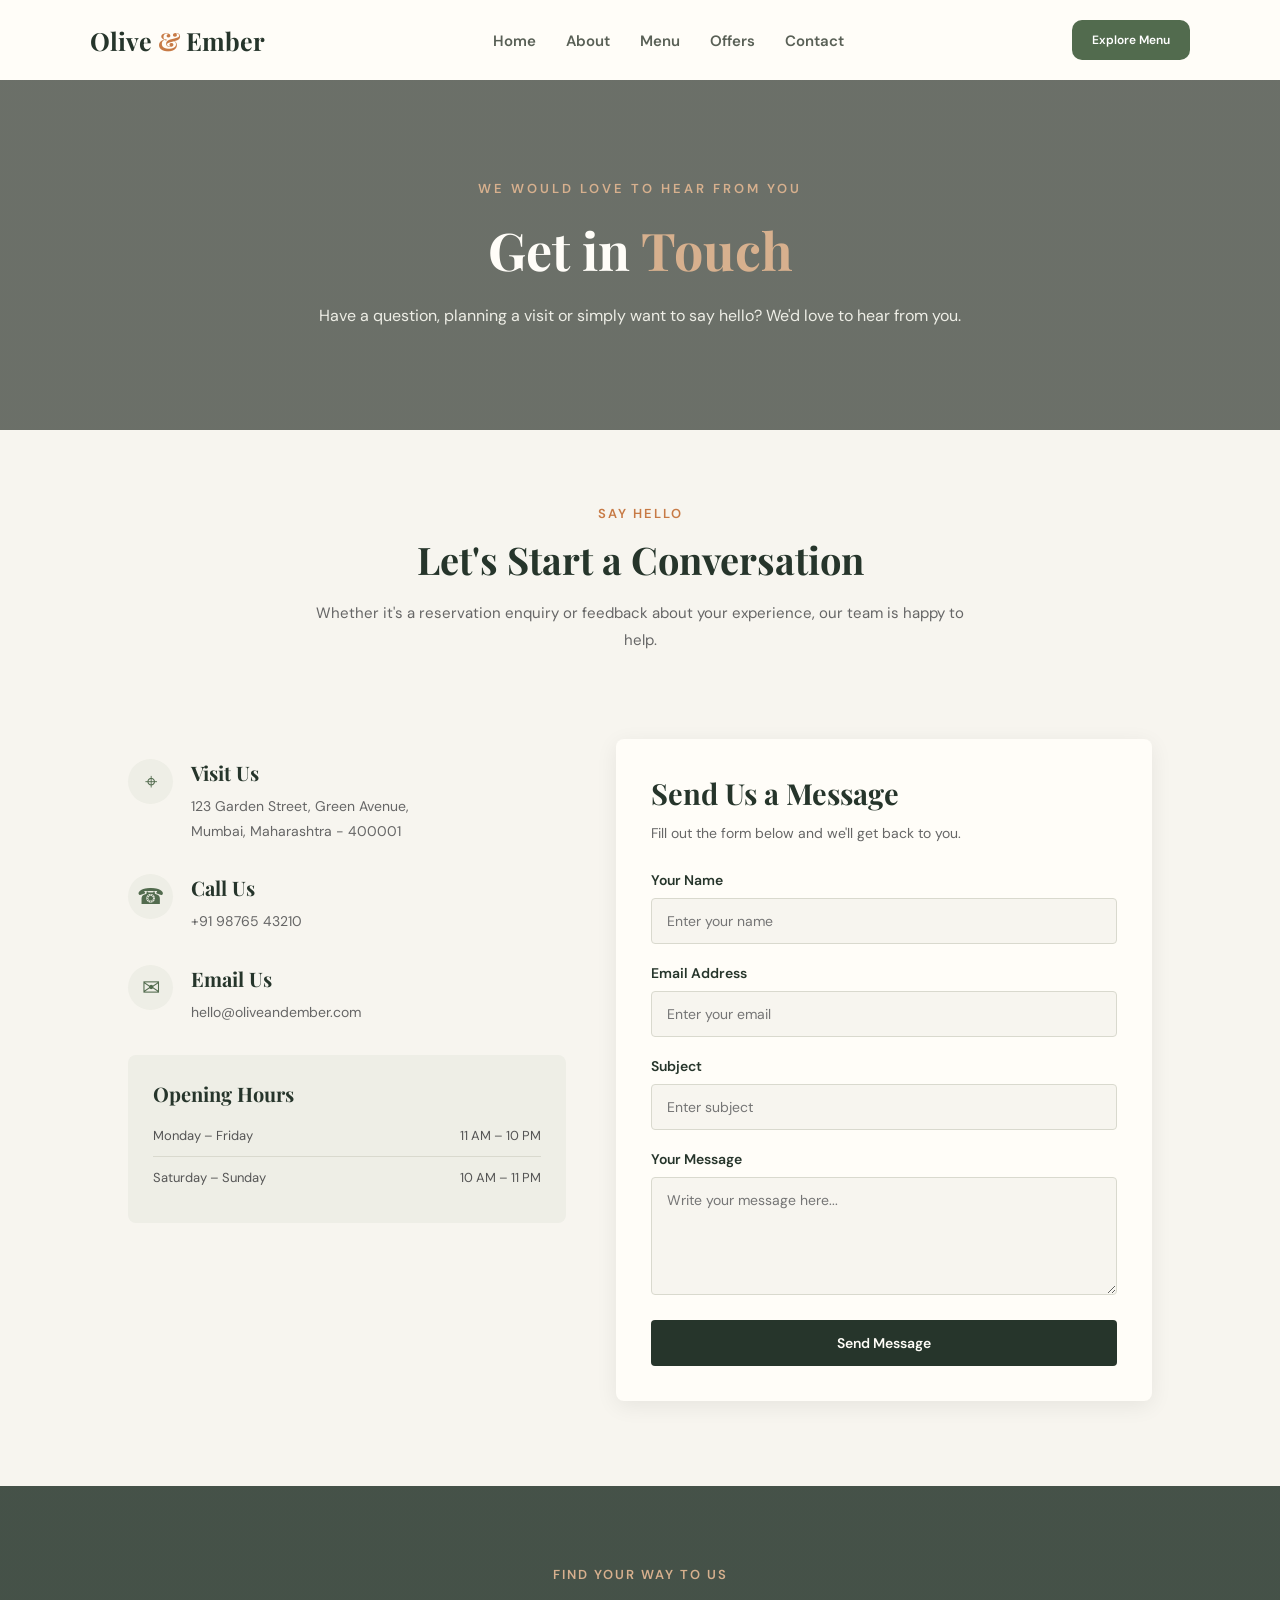
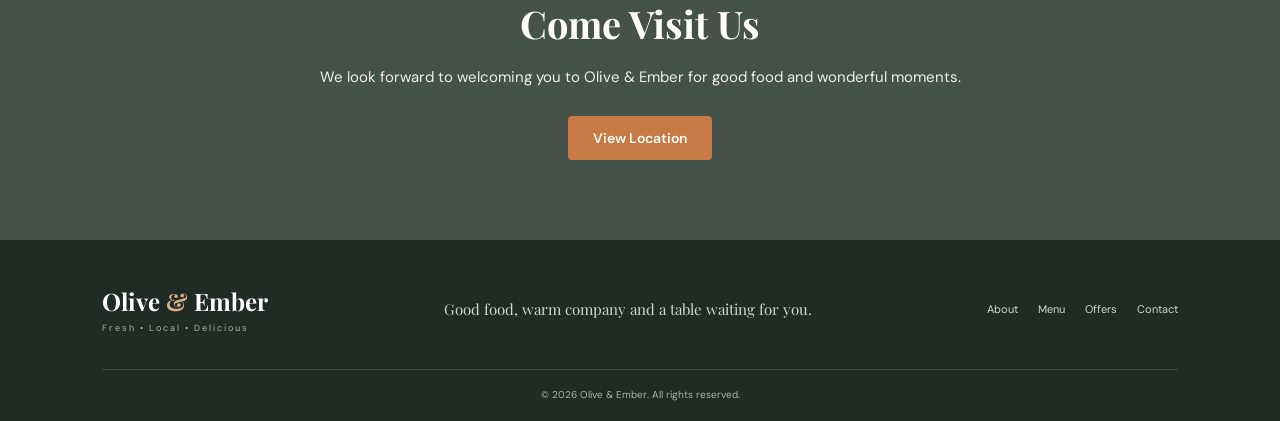
<file: contact.html>
<!DOCTYPE html>
<html lang="en">
<head>
    <meta charset="UTF-8">
    <meta name="viewport" content="width=device-width, initial-scale=1.0">
 <title>Contact Us | Olive & Ember</title>

    <link rel="stylesheet" href="style.css">
</head>
<body>
    <!-- Navbar -->
     <header>
        <div class="logo">
            <h2>Olive <span>&</span> Ember</h2>
        </div>
        <nav>
            <ul>
                <li><a href="index.html">Home</a></li>
                <li><a href="about.html">About</a></li>
                <li><a href="menu.html">Menu</a></li>
                <li><a href="offers.html">Offers</a></li>
                <li><a href="contact.html">Contact</a></li>
            </ul>
        </nav>
        <a href="menu.html" class="nav-btn">Explore Menu</a>
    </header>

    <!-- Contact Hero -->
    <section class="contact-hero">
        <div class="contact-hero-content">
            <p class="subtitle">WE WOULD LOVE TO HEAR FROM YOU</p>
            <h1>Get in <span>Touch</span></h1>
            <p>Have a question, planning a visit or simply want to say hello? We'd love to hear from you.</p>
        </div>
    </section>


    <!-- Contact Introduction -->
    <section class="contact-intro">
        <p class="subtitle">SAY HELLO</p>
        <h2>Let's Start a Conversation</h2>
        <p>Whether it's a reservation enquiry or feedback about your experience, our team is happy to help.</p>
    </section>


    <!-- Contact Section -->
    <section class="contact-section">

        <!-- Contact Information -->
        <div class="contact-info">

            <div class="contact-info-item">
                <div class="contact-icon">⌖</div>
                <div>
                    <h3>Visit Us</h3>
                    <p>123 Garden Street, Green Avenue,<br>Mumbai, Maharashtra - 400001</p>
                </div>
            </div>

            <div class="contact-info-item">
                <div class="contact-icon">☎</div>
                <div>
                    <h3>Call Us</h3>
                    <p>+91 98765 43210</p>
                </div>
            </div>

            <div class="contact-info-item">
                <div class="contact-icon">✉</div>
                <div>
                    <h3>Email Us</h3>
                    <p>hello@oliveandember.com</p>
                </div>
            </div>

            <div class="opening-hours">
                <h3>Opening Hours</h3>

                <div class="hours-row">
                    <span>Monday – Friday</span>
                    <span>11 AM – 10 PM</span>
                </div>

                <div class="hours-row">
                    <span>Saturday – Sunday</span>
                    <span>10 AM – 11 PM</span>
                </div>
            </div>

        </div>


        <!-- Contact Form -->
        <div class="contact-form-container">

            <h2>Send Us a Message</h2>
            <p>Fill out the form below and we'll get back to you.</p>

            <form class="contact-form" action="#" method="post">

                <div class="form-group">
                    <label for="name">Your Name</label>
                    <input type="text" id="name" name="name"
                           placeholder="Enter your name" required>
                </div>

                <div class="form-group">
                    <label for="email">Email Address</label>
                    <input type="email" id="email" name="email"
                           placeholder="Enter your email" required>
                </div>

                <div class="form-group">
                    <label for="subject">Subject</label>
                    <input type="text" id="subject" name="subject"
                           placeholder="Enter subject">
                </div>

                <div class="form-group">
                    <label for="message">Your Message</label>
                    <textarea id="message" name="message" rows="5"
                              placeholder="Write your message here..." required></textarea>
                </div>

                <button type="submit" class="contact-submit-btn">
                    Send Message
                </button>

            </form>

        </div>

    </section>


    <!-- Location Section -->
    <section class="location-section">
        <div class="location-content">
            <p class="subtitle">FIND YOUR WAY TO US</p>
            <h2>Come Visit Us</h2>
            <p>We look forward to welcoming you to Olive & Ember for good food and wonderful moments.</p>

            <a href="https://www.google.com/maps/search/?api=1&query=Mumbai"
               target="_blank" class="location-btn">
                View Location
            </a>
        </div>
    </section>


    <!-- Footer -->
     <footer>
        <div class="footer-content">
            <div class="footer-logo">
                <h2>Olive <span>&</span> Ember</h2>
                <p>Fresh • Local • Delicious</p>
            </div>
            <div class="footer-description">
                <p>
                    Good food, warm company and a table
                    waiting for you.
                </p>
            </div>
            <div class="footer-links">
                <a href="about.html">About</a>
                <a href="menu.html">Menu</a>
                <a href="offers.html">Offers</a>
                <a href="contact.html">Contact</a>
            </div>
        </div>
        <div class="footer-bottom">
            <p>© 2026 Olive & Ember. All rights reserved.</p>
        </div>
    </footer>
</body>
</html>
</file>
<file: style.css>
/* Google Font */
@import url('https://fonts.googleapis.com/css2?family=DM+Sans:wght@400;500;600;700&family=Playfair+Display:wght@600;700;800&display=swap');
/* General Styling */
* {
    margin: 0;
    padding: 0;
    box-sizing: border-box;
}

body {
    font-family: 'DM Sans', sans-serif;
    background-color: #f7f5ef;
    color: #202820;
}
html {
    scroll-behavior: smooth;
}

a {
    text-decoration: none;
}


/* Navbar */
header {
    width: 100%;
    padding: 20px 7%;
    display: flex;
    align-items: center;
    justify-content: space-between;
    background-color: #fffdf8;
    position: sticky;
    top:-10px;
}

.logo h2 {
    font-family: 'Playfair Display', serif;
    font-size: 25px;
    color: #26352b;
}

.logo span {
    color: #c77a45;
}

nav ul {
    display: flex;
    list-style: none;
    gap: 30px;
}

nav ul li a {
    color: #596056;
    font-size: 15px;
    font-weight: 600;
    transition: 0.3s;
}

nav ul li a:hover {
    color: #c77a45;
}

.nav-btn {
    background-color: #526b4e;
    color: white;
    padding: 12px 20px;
    font-size: 12px;
    font-weight: 600;
    transition: 0.3s;
    border-radius: 10px;
}

.nav-btn:hover {
    background-color: #344b35;
}
/* Hero Section */
.hero {
    min-height: 600px;
    background:
        linear-gradient(
            rgba(20, 30, 22, 0.65),
            rgba(20, 30, 22, 0.65)
        ),
        url("https://images.unsplash.com/photo-1414235077428-338989a2e8c0?auto=format&fit=crop&w=1800&q=85");

    background-size: cover;
    background-position: center;
    display: flex;
    align-items: center;
    padding: 80px 12%;
    color: white;
}

.hero-content {
    max-width: 600px;
}

.subtitle {
    color: #c77a45;
    font-size: 11px;
    font-weight: 700;
    letter-spacing: 2px;
    margin-bottom: 18px;
}

.hero .subtitle {
    color: #e9c4a4;
}

.hero h1 {
    font-family: 'Playfair Display', serif;
    font-size: 65px;
    line-height: 1.15;
    margin-bottom: 20px;
}

.hero h1 span {
    color: #d7b08e;
    font-style: italic;
}

.hero-content > p:not(.subtitle) {
    color: #e4e5df;
    font-size: 14px;
    line-height: 1.8;
    max-width: 420px;
    margin-bottom: 30px;
}

.btn {
    display: inline-block;
    background-color: #c77a45;
    color: white;
    padding: 15px 22px;
    font-size: 12px;
    font-weight: 700;
    transition: 0.3s;
    border-radius: 10px;
}

.btn:hover {
    background-color: #a95f34;
    transform: translateY(-3px);
}


/* About Section */
.about {
    padding: 100px 10%;
    display: flex;
    align-items: center;
    gap: 70px;
}

.about-image {
    width: 50%;
   
}

.about-image img {
    width: 100%;
    height: 380px;
    object-fit: cover; 
    border-radius: 10px;
    transition: all 0.3s;
}
.about-image img:hover{
    transform: scale(1.2);
    opacity: 1;
}

.about-content {
    width: 50%;
}

.about-content h2 {
    font-family: 'Playfair Display', serif;
    font-size: 43px;
    line-height: 1.2;
    margin-bottom: 20px;
}

.about-content h2 span {
    color: #526b4e;
    font-style: italic;
}

.about-content > p:not(.subtitle) {
    color: #777d72;
    font-size: 13px;
    line-height: 1.9;
    margin-bottom: 25px;
}

.text-link {
    color: #526b4e;
    font-size: 12px;
    font-weight: 700;
    border-bottom: 1px solid #aab6a3;
    padding-bottom: 5px;
    transition: 0.3s;
}

.text-link:hover {
    color: #c77a45;
}


/* Featured Dishes */
.featured {
    padding: 90px 10%;
    background-color: #eeeee6;
}

.section-heading {
    display: flex;
    align-items: end;
    justify-content: space-between;
    margin-bottom: 35px;
}

.section-heading h2 {
    font-family: 'Playfair Display', serif;
    font-size: 38px;
}

.section-heading h2 span {
    color: #526b4e;
    font-style: italic;
}

.food-container {
    display: grid;
    grid-template-columns: repeat(3, 1fr);
    gap: 25px;
}

.food-card {
    background-color: #fffdf8;
    border-radius: 10px;
    transition: 0.3s;
}

.food-card:hover {
    transform: translateY(-6px);
    box-shadow: 0 10px 25px rgba(0, 0, 0, 0.08);
}

.food-card img {
    width: 100%;
    height: 220px;
    object-fit: cover;
    border-top-left-radius: 10px;
    border-top-right-radius: 10px;
}

.food-info {
    padding: 20px;
}

.food-info h3 {
    font-family: 'Playfair Display', serif;
    font-size: 19px;
    margin-bottom: 8px;
}

.food-info p {
    font-size: 11px;
    color: #777d72;
    margin-bottom: 12px;
}

.food-info h4 {
    color: #c77a45;
    font-size: 14px;
}


/* Special Offers */
.special-offer {
    background-color: #526b4e;
    color: white;
    padding: 75px 12%;
    display: flex;
    justify-content: space-between;
    align-items: center;
    gap: 40px;
}

.offer-content h2 {
    font-family: 'Playfair Display', serif;
    font-size: 43px;
    line-height: 1.2;
    margin-bottom: 18px;
}

.offer-content h2 span {
    color: #d7b08e;
    font-style: italic;
}

.offer-content > p:not(.subtitle) {
    color: #e0e7db;
    font-size: 13px;
    margin-bottom: 25px;
}

.light-btn {
    background-color: #fffdf8;
    color: #2d4a37;
}

.light-btn:hover {
    background-color: #a95f34;
    color:white;
}

.offer-discount {
    width: 160px;
    height: 160px;
    border: 1px solid white;
    border-radius: 50%;
    display: flex;
    flex-direction: column;
    align-items: center;
    justify-content: center;
    flex-shrink: 0;
    transform: rotate(8deg);
}

.offer-discount p {
    font-size: 9px;
    letter-spacing: 2px;
}

.offer-discount h2 {
    font-family: 'Playfair Display', serif;
    font-size: 45px;
    color: #f0c5a2;
}


/* Footer */
footer {
    background-color: #202b23;
    color: white;
    padding: 45px 8% 20px;
}

.footer-content {
    display: flex;
    justify-content: space-between;
    align-items: center;
    padding-bottom: 35px;
}

.footer-logo h2 {
    font-family: 'Playfair Display', serif;
    font-size: 24px;
}

.footer-logo span {
    color: #d7b08e;
}

.footer-logo p {
    font-size: 9px;
    letter-spacing: 2px;
    color: #aab4a5;
    margin-top: 5px;
}

.footer-description {
    font-family: 'Playfair Display', serif;
    font-size: 15px;
    color: #d1d7cd;
}

.footer-links {
    display: flex;
    gap: 20px;
}

.footer-links a {
    color: #d1d7cd;
    font-size: 11px;
    transition: 0.3s;
}

.footer-links a:hover {
    color: #e7b58e;
}

.footer-bottom {
    border-top: 1px solid rgba(255, 255, 255, 0.15);
    padding-top: 18px;
    text-align: center;
    color: #aab4a5;
    font-size: 10px;
}

/* =========================
   ABOUT PAGE
========================= */

/* About Hero */
.about-hero {
    min-height: 350px;
    background:
        linear-gradient(rgba(32, 40, 32, 0.65), rgba(32, 40, 32, 0.65)),
        url("https://images.unsplash.com/photo-1414235077428-338989a2e8c0?auto=format&fit=crop&w=1600&q=80");
    background-size: cover;
    background-position: center;
    display: flex;
    align-items: center;
    justify-content: center;
    text-align: center;
    padding: 60px 20px;
}

.about-hero-content {
    max-width: 750px;
    color: #fffdf8;
}

.about-hero .subtitle {
    color: #d7b08e;
    font-size: 13px;
    font-weight: 600;
    letter-spacing: 3px;
    margin-bottom: 18px;
}

.about-hero h1 {
    font-family: "Playfair Display", serif;
    font-size: 52px;
    line-height: 1.2;
    margin-bottom: 20px;
}

.about-hero h1 span {
    color: #d7b08e;
}

.about-hero-content > p:last-child {
    font-size: 16px;
    line-height: 1.8;
    color: #eeeee6;
}

/* Our Story Section */
.story {
    display: grid;
    grid-template-columns: 1fr 1fr;
    align-items: center;
    gap: 60px;
    padding: 90px 10%;
}

.story-image img {
    width: 100%;
    height: 430px;
    object-fit: cover;
    border-radius: 8px;
}

.story-content .subtitle {
    color: #c77a45;
    font-size: 13px;
    font-weight: 600;
    letter-spacing: 2px;
    margin-bottom: 15px;
}

.story-content h2 {
    font-family: "Playfair Display", serif;
    font-size: 38px;
    color: #26352b;
    line-height: 1.3;
    margin-bottom: 20px;
}

.story-content p {
    color: #555;
    font-size: 15px;
    line-height: 1.9;
    margin-bottom: 15px;
}

/* Our Values Section */
.values {
    background-color: #eeeee6;
    padding: 80px 10%;
    text-align: center;
}

.values-heading {
    max-width: 650px;
    margin: 0 auto 45px;
}

.values-heading .subtitle {
    color: #c77a45;
    font-size: 13px;
    font-weight: 600;
    letter-spacing: 2px;
    margin-bottom: 12px;
}

.values-heading h2 {
    font-family: "Playfair Display", serif;
    font-size: 38px;
    color: #26352b;
    margin-bottom: 15px;
}

.values-heading p {
    color: #666;
    font-size: 15px;
    line-height: 1.8;
}

.values-container {
    display: grid;
    grid-template-columns: repeat(3, 1fr);
    gap: 25px;
}

.value-card {
    background-color: #fffdf8;
    padding: 35px 25px;
    border-radius: 8px;
    transition: transform 0.3s ease, box-shadow 0.3s ease;
}

.value-card:hover {
    transform: translateY(-8px);
    box-shadow: 0 10px 25px rgba(0, 0, 0, 0.08);
}

.value-card h3 {
    font-family: "Playfair Display", serif;
    font-size: 22px;
    color: #26352b;
    margin-bottom: 15px;
}

.value-card p {
    color: #666;
    font-size: 14px;
    line-height: 1.8;
}

/* =========================
   MENU PAGE
========================= */

/* Menu Hero */
.menu-hero {
    min-height: 350px;
    background:
        linear-gradient(rgba(32, 40, 32, 0.65), rgba(32, 40, 32, 0.65)),
        url("https://images.unsplash.com/photo-1414235077428-338989a2e8c0?auto=format&fit=crop&w=1600&q=80");
    background-size: cover;
    background-position: center;
    display: flex;
    align-items: center;
    justify-content: center;
    text-align: center;
    padding: 60px 20px;
}

.menu-hero-content {
    max-width: 750px;
    color: #fffdf8;
}

.menu-hero .subtitle {
    color: #d7b08e;
    font-size: 13px;
    font-weight: 600;
    letter-spacing: 3px;
    margin-bottom: 18px;
}

.menu-hero h1 {
    font-family: "Playfair Display", serif;
    font-size: 52px;
    margin-bottom: 18px;
}

.menu-hero h1 span {
    color: #d7b08e;
}

.menu-hero-content > p:last-child {
    color: #eeeee6;
    font-size: 16px;
    line-height: 1.8;
}

/* Menu Introduction */
.menu-intro {
    text-align: center;
    max-width: 700px;
    margin: auto;
    padding: 75px 20px 35px;
}

.menu-intro .subtitle,
.menu-category .subtitle {
    color: #c77a45;
    font-size: 13px;
    font-weight: 600;
    letter-spacing: 2px;
    margin-bottom: 12px;
}

.menu-intro h2,
.menu-category h2 {
    font-family: "Playfair Display", serif;
    color: #26352b;
    font-size: 38px;
    margin-bottom: 15px;
}

.menu-intro > p:last-child {
    color: #666;
    font-size: 15px;
    line-height: 1.8;
}

/* Menu Sections */
.menu-section {
    padding: 45px 10% 65px;
}

.menu-category {
    text-align: center;
    margin-bottom: 35px;
}

/* Menu Grid */
.menu-grid {
    display: grid;
    grid-template-columns: repeat(3, 1fr);
    gap: 30px;
}

/* Menu Item Card */
.menu-item {
    background-color: #fffdf8;
    border-radius: 8px;
    overflow: hidden;
    box-shadow: 0 4px 15px rgba(0, 0, 0, 0.06);
    transition: transform 0.3s ease, box-shadow 0.3s ease;
}

.menu-item:hover {
    transform: translateY(-7px);
    box-shadow: 0 10px 25px rgba(0, 0, 0, 0.1);
}

.menu-item img {
    width: 100%;
    height: 220px;
    object-fit: cover;
    display: block;
}

.menu-item-info {
    padding: 22px;
}

.menu-item-heading {
    display: flex;
    align-items: flex-start;
    justify-content: space-between;
    gap: 12px;
    margin-bottom: 12px;
}

.menu-item-heading h3 {
    font-family: "Playfair Display", serif;
    font-size: 19px;
    color: #26352b;
}

.menu-item-heading span {
    color: #c77a45;
    font-size: 16px;
    font-weight: 700;
    white-space: nowrap;
}

.menu-item-info p {
    color: #666;
    font-size: 14px;
    line-height: 1.7;
}

/* Desserts */
.dessert-section {
    background-color: #eeeee6;
    padding-top: 65px;
    padding-bottom: 80px;
}
/* =========================
   OFFERS PAGE
========================= */

/* Offers Hero */
.offers-hero {
    min-height: 350px;
    background:
        linear-gradient(rgba(32, 40, 32, 0.65), rgba(32, 40, 32, 0.65)),
        url("https://images.unsplash.com/photo-1414235077428-338989a2e8c0?auto=format&fit=crop&w=1600&q=80");
    background-size: cover;
    background-position: center;
    display: flex;
    align-items: center;
    justify-content: center;
    text-align: center;
    padding: 60px 20px;
}

.offers-hero-content {
    max-width: 750px;
    color: #fffdf8;
}

.offers-hero .subtitle {
    color: #d7b08e;
    font-size: 13px;
    font-weight: 600;
    letter-spacing: 3px;
    margin-bottom: 18px;
}

.offers-hero h1 {
    font-family: "Playfair Display", serif;
    font-size: 52px;
    margin-bottom: 18px;
}

.offers-hero h1 span {
    color: #d7b08e;
}

.offers-hero-content > p:last-child {
    color: #eeeee6;
    font-size: 16px;
    line-height: 1.8;
}

/* Offers Introduction */
.offers-intro {
    text-align: center;
    max-width: 700px;
    margin: auto;
    padding: 75px 20px 45px;
}

.offers-intro .subtitle {
    color: #c77a45;
    font-size: 13px;
    font-weight: 600;
    letter-spacing: 2px;
    margin-bottom: 12px;
}

.offers-intro h2 {
    font-family: "Playfair Display", serif;
    color: #26352b;
    font-size: 38px;
    margin-bottom: 15px;
}

.offers-intro > p:last-child {
    color: #666;
    font-size: 15px;
    line-height: 1.8;
}

/* Offers Section */
.offers-section {
    padding: 30px 10% 85px;
    display: grid;
    grid-template-columns: repeat(3, 1fr);
    gap: 28px;
}

/* Offer Cards */
.offer-card {
    background-color: #fffdf8;
    border-radius: 8px;
    height: 500px;
    overflow: hidden;
    box-shadow: 0 4px 18px rgba(0, 0, 0, 0.07);
    transition: transform 0.3s ease, box-shadow 0.3s ease;
}

.offer-card:hover {
    transform: translateY(-8px);
    box-shadow: 0 12px 28px rgba(0, 0, 0, 0.12);
}

/* Offer Image */
.offer-image {
    position: relative;
    height: 220px;
}

.offer-image img {
    width: 100%;
    height: 100%;
    object-fit: cover;
    display: block;
}

.offer-label {
    position: absolute;
    top: 15px;
    left: 15px;
    background-color: #26352b;
    color: #fffdf8;
    padding: 8px 13px;
    font-size: 11px;
    font-weight: 600;
    letter-spacing: 1px;
    border-radius: 3px;
}

/* Offer Content */
.offer-content {
    padding: 25px;
}

.offer-discount {
    color: #c77a45;
    font-size: 25px;
    font-weight: 700;
    margin-bottom: 10px;
}

.offer-content h3 {
    font-family: "Playfair Display", serif;
    color: #26352b;
    font-size: 23px;
    margin-bottom: 12px;
}

.offer-content > p:not(.offer-discount):not(.offer-validity) {
    color: #666;
    font-size: 14px;
    line-height: 1.8;
    margin-bottom: 15px;
}

.offer-validity {
    color: #1e5118;
    font-size: 13px;
    font-weight: 800;
    margin-bottom: 20px;
}

/* Offer Button */
.offer-btn {
    display: inline-block;
    background-color: #26352b;
    color: #fffdf8;
    padding: 11px 20px;
    border-radius: 4px;
    font-size: 13px;
    text-decoration: none;
    transition: background-color 0.3s ease;
}

.offer-btn:hover {
    background-color: #526b4e;
}

/* Offer Banner */
.offer-banner {
    background:
        linear-gradient(rgba(38, 53, 43, 0.85), rgba(38, 53, 43, 0.85)),
        url("https://images.unsplash.com/photo-1517248135467-4c7edcad34c4?auto=format&fit=crop&w=1600&q=80");
    background-size: cover;
    background-position: center;
    text-align: center;
    padding: 85px 20px;
    color: #fffdf8;
}

.offer-banner-content {
    max-width: 750px;
    margin: auto;
}

.offer-banner .subtitle {
    color: #d7b08e;
    font-size: 13px;
    font-weight: 600;
    letter-spacing: 2px;
    margin-bottom: 15px;
}

.offer-banner h2 {
    font-family: "Playfair Display", serif;
    font-size: 36px;
    line-height: 1.3;
    margin-bottom: 18px;
}

.offer-banner-content > p:not(.subtitle) {
    color: #eeeee6;
    font-size: 15px;
    line-height: 1.8;
    margin-bottom: 28px;
}

.banner-btn {
    display: inline-block;
    background-color: #c77a45;
    color: #fffdf8;
    padding: 13px 25px;
    border-radius: 4px;
    text-decoration: none;
    font-size: 14px;
    font-weight: 600;
    transition: background-color 0.3s ease;
}

.banner-btn:hover {
    background-color: #a95f32;
}

/* Terms and Conditions */
.offer-terms {
    padding: 45px 10%;
    background-color: #eeeee6;
}

.offer-terms h3 {
    font-family: "Playfair Display", serif;
    color: #26352b;
    font-size: 23px;
    margin-bottom: 18px;
}

.offer-terms ul {
    padding-left: 20px;
}

.offer-terms li {
    color: #666;
    font-size: 14px;
    line-height: 2;
}

/* =========================
   CONTACT PAGE
========================= */

/* Contact Hero */
.contact-hero {
    min-height: 350px;
    background:
        linear-gradient(rgba(32, 40, 32, 0.65), rgba(32, 40, 32, 0.65)),
        url("https://images.unsplash.com/photo-1414235077428-338989a2e8c0?auto=format&fit=crop&w=1600&q=80");
    background-size: cover;
    background-position: center;
    display: flex;
    align-items: center;
    justify-content: center;
    text-align: center;
    padding: 60px 20px;
}

.contact-hero-content {
    max-width: 750px;
    color: #fffdf8;
}

.contact-hero .subtitle {
    color: #d7b08e;
    font-size: 13px;
    font-weight: 600;
    letter-spacing: 3px;
    margin-bottom: 18px;
}

.contact-hero h1 {
    font-family: "Playfair Display", serif;
    font-size: 52px;
    margin-bottom: 18px;
}

.contact-hero h1 span {
    color: #d7b08e;
}

.contact-hero-content > p:last-child {
    color: #eeeee6;
    font-size: 16px;
    line-height: 1.8;
}

/* Contact Introduction */
.contact-intro {
    text-align: center;
    max-width: 700px;
    margin: auto;
    padding: 75px 20px 45px;
}

.contact-intro .subtitle {
    color: #c77a45;
    font-size: 13px;
    font-weight: 600;
    letter-spacing: 2px;
    margin-bottom: 12px;
}

.contact-intro h2 {
    font-family: "Playfair Display", serif;
    color: #26352b;
    font-size: 38px;
    margin-bottom: 15px;
}

.contact-intro > p:last-child {
    color: #666;
    font-size: 15px;
    line-height: 1.8;
}

/* Main Contact Section */
.contact-section {
    display: grid;
    grid-template-columns: 0.9fr 1.1fr;
    gap: 50px;
    padding: 40px 10% 85px;
    align-items: start;
}

/* Contact Information */
.contact-info {
    padding: 20px 0;
}

.contact-info-item {
    display: flex;
    align-items: flex-start;
    gap: 18px;
    margin-bottom: 30px;
}

.contact-icon {
    width: 45px;
    height: 45px;
    min-width: 45px;
    background-color: #eeeee6;
    color: #526b4e;
    border-radius: 50%;
    display: flex;
    align-items: center;
    justify-content: center;
    font-size: 22px;
}

.contact-info-item h3,
.opening-hours h3 {
    font-family: "Playfair Display", serif;
    color: #26352b;
    font-size: 20px;
    margin-bottom: 8px;
}

.contact-info-item p {
    color: #666;
    font-size: 14px;
    line-height: 1.8;
}

/* Opening Hours */
.opening-hours {
    background-color: #eeeee6;
    padding: 25px;
    border-radius: 8px;
    margin-top: 15px;
}

.hours-row {
    display: flex;
    justify-content: space-between;
    gap: 12px;
    padding: 12px 0;
    border-bottom: 1px solid #d9d9ce;
    color: #555;
    font-size: 13px;
}

.hours-row:last-child {
    border-bottom: none;
}

/* Contact Form Container */
.contact-form-container {
    background-color: #fffdf8;
    padding: 35px;
    border-radius: 8px;
    box-shadow: 0 5px 22px rgba(0, 0, 0, 0.07);
}

.contact-form-container h2 {
    font-family: "Playfair Display", serif;
    color: #26352b;
    font-size: 29px;
    margin-bottom: 10px;
}

.contact-form-container > p {
    color: #666;
    font-size: 14px;
    margin-bottom: 25px;
    line-height: 1.7;
}

/* Form Fields */
.form-group {
    margin-bottom: 20px;
}

.form-group label {
    display: block;
    color: #26352b;
    font-size: 14px;
    font-weight: 600;
    margin-bottom: 9px;
}

.form-group input,
.form-group textarea {
    width: 100%;
    padding: 13px 15px;
    border: 1px solid #d9d9ce;
    border-radius: 4px;
    background-color: #f7f5ef;
    font-family: "DM Sans", sans-serif;
    font-size: 14px;
    outline: none;
    transition: border-color 0.3s ease;
}

.form-group input:focus,
.form-group textarea:focus {
    border-color: #526b4e;
}

.form-group textarea {
    resize: vertical;
}

/* Submit Button */
.contact-submit-btn {
    width: 100%;
    padding: 14px;
    background-color: #26352b;
    color: #fffdf8;
    border: none;
    border-radius: 4px;
    font-family: "DM Sans", sans-serif;
    font-size: 14px;
    font-weight: 600;
    cursor: pointer;
    transition: background-color 0.3s ease;
}

.contact-submit-btn:hover {
    background-color: #526b4e;
}

/* Location Section */
.location-section {
    background:
        linear-gradient(rgba(38, 53, 43, 0.85), rgba(38, 53, 43, 0.85)),
        url("https://images.unsplash.com/photo-1517248135467-4c7edcad34c4?auto=format&fit=crop&w=1600&q=80");
    background-size: cover;
    background-position: center;
    text-align: center;
    padding: 80px 20px;
    color: #fffdf8;
}

.location-content {
    max-width: 650px;
    margin: auto;
}

.location-content .subtitle {
    color: #d7b08e;
    font-size: 13px;
    font-weight: 600;
    letter-spacing: 2px;
    margin-bottom: 15px;
}

.location-content h2 {
    font-family: "Playfair Display", serif;
    font-size: 38px;
    margin-bottom: 15px;
}

.location-content > p:not(.subtitle) {
    color: #eeeee6;
    font-size: 15px;
    line-height: 1.8;
    margin-bottom: 25px;
}

.location-btn {
    display: inline-block;
    background-color: #c77a45;
    color: #fffdf8;
    padding: 13px 25px;
    border-radius: 4px;
    text-decoration: none;
    font-size: 14px;
    font-weight: 600;
    transition: background-color 0.3s ease;
}

.location-btn:hover {
    background-color: #a95f32;
}
</file>
